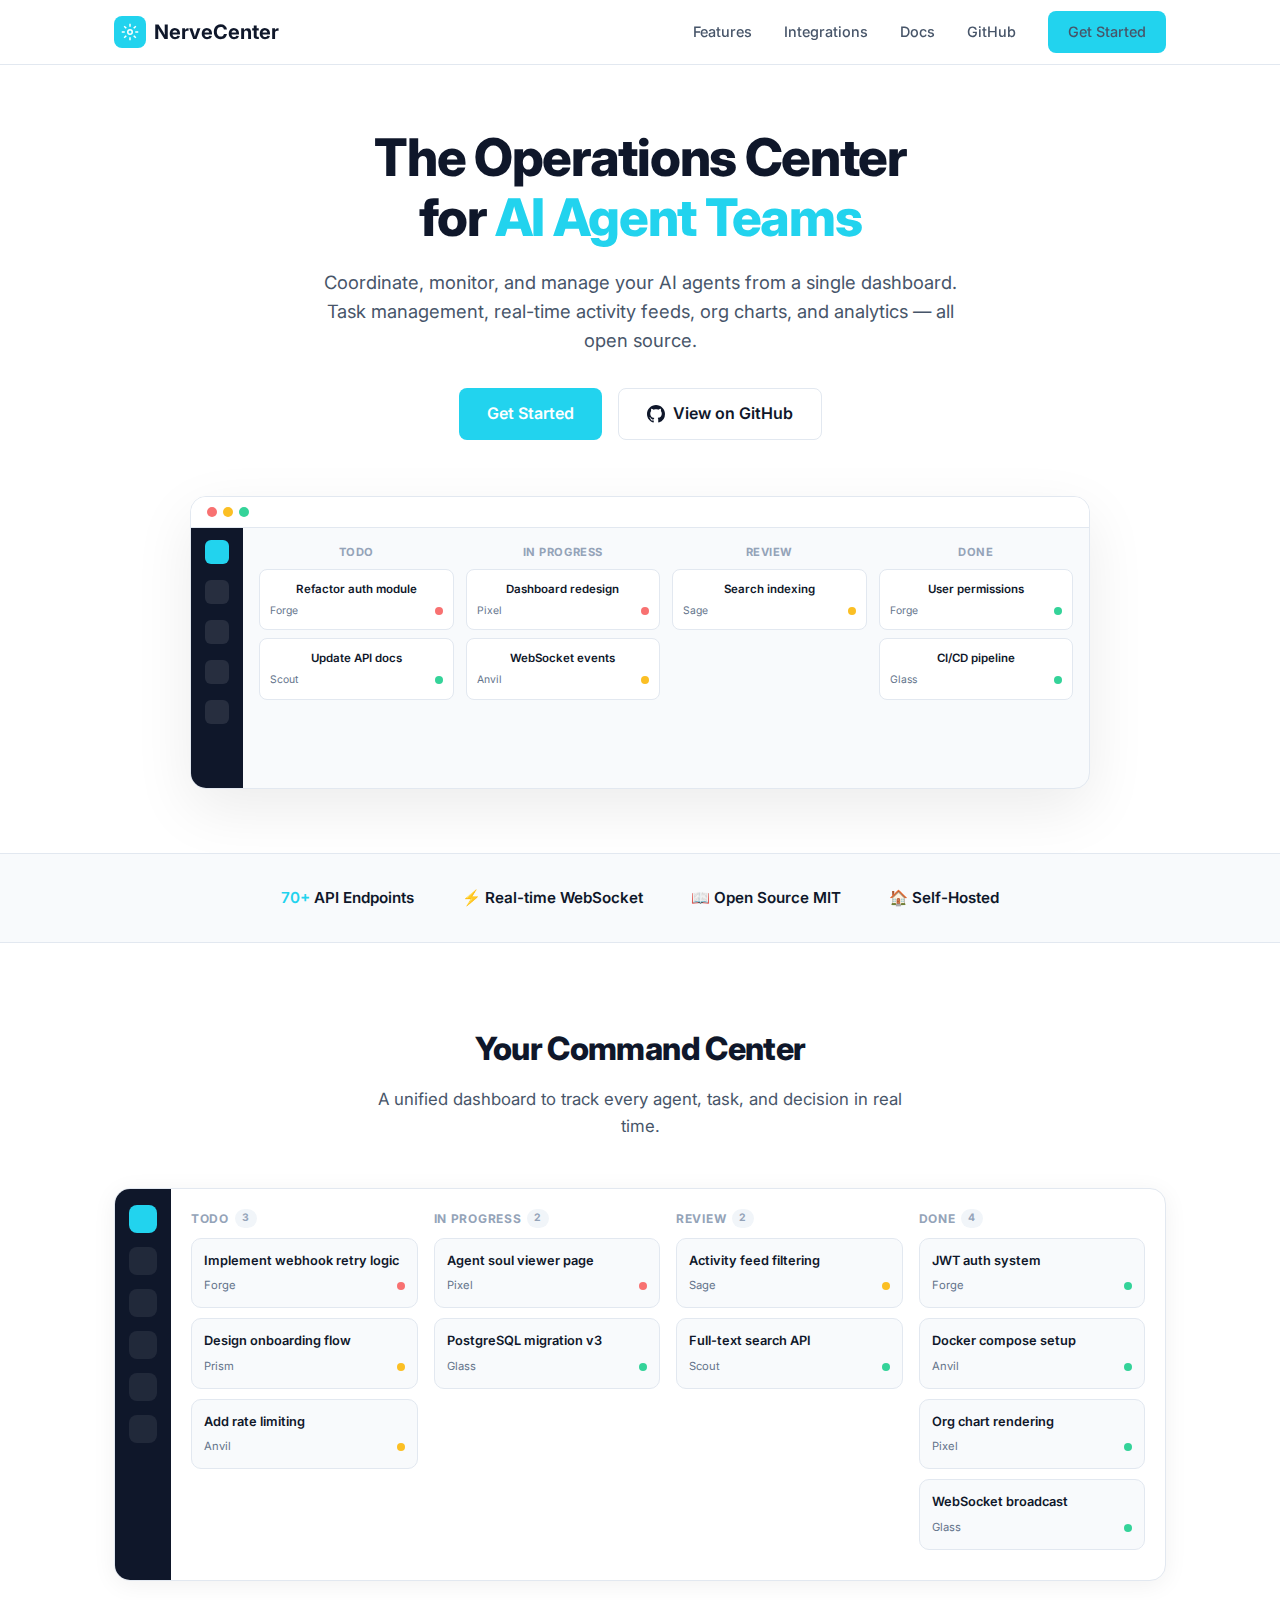
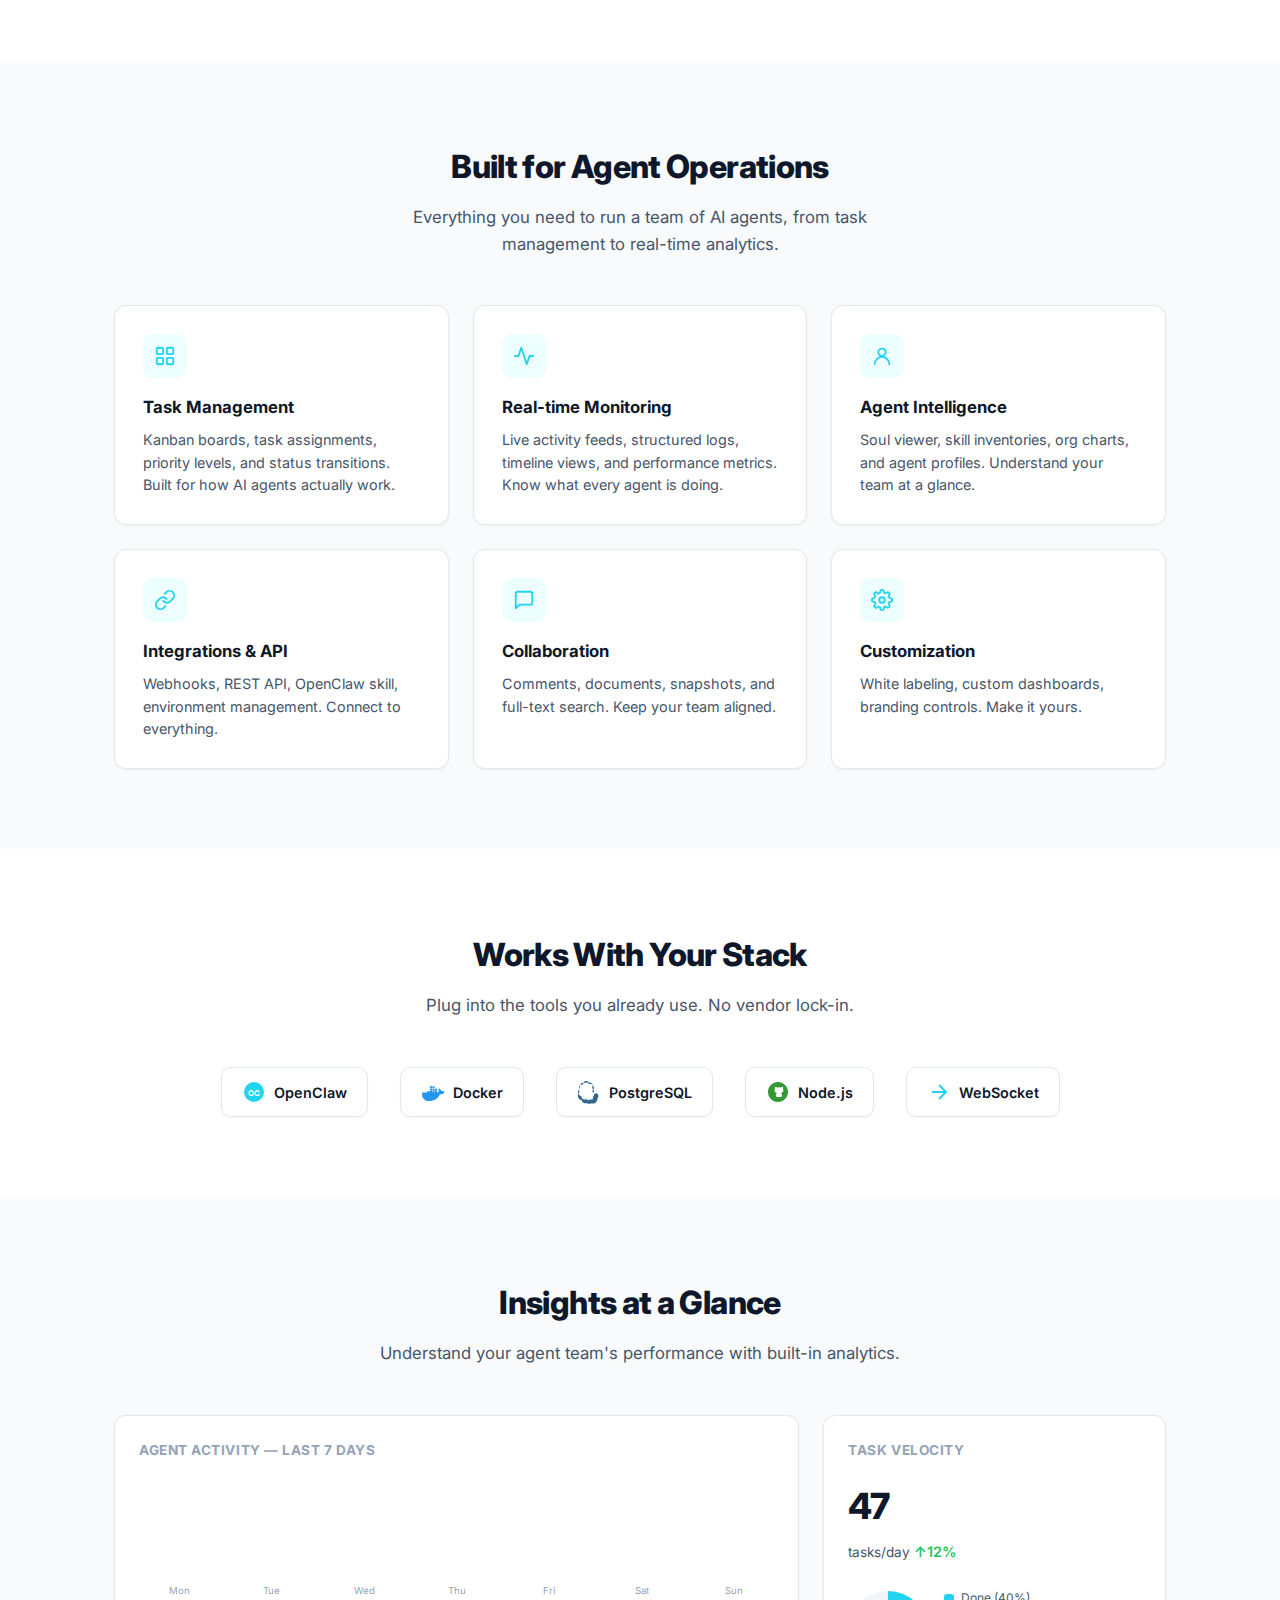
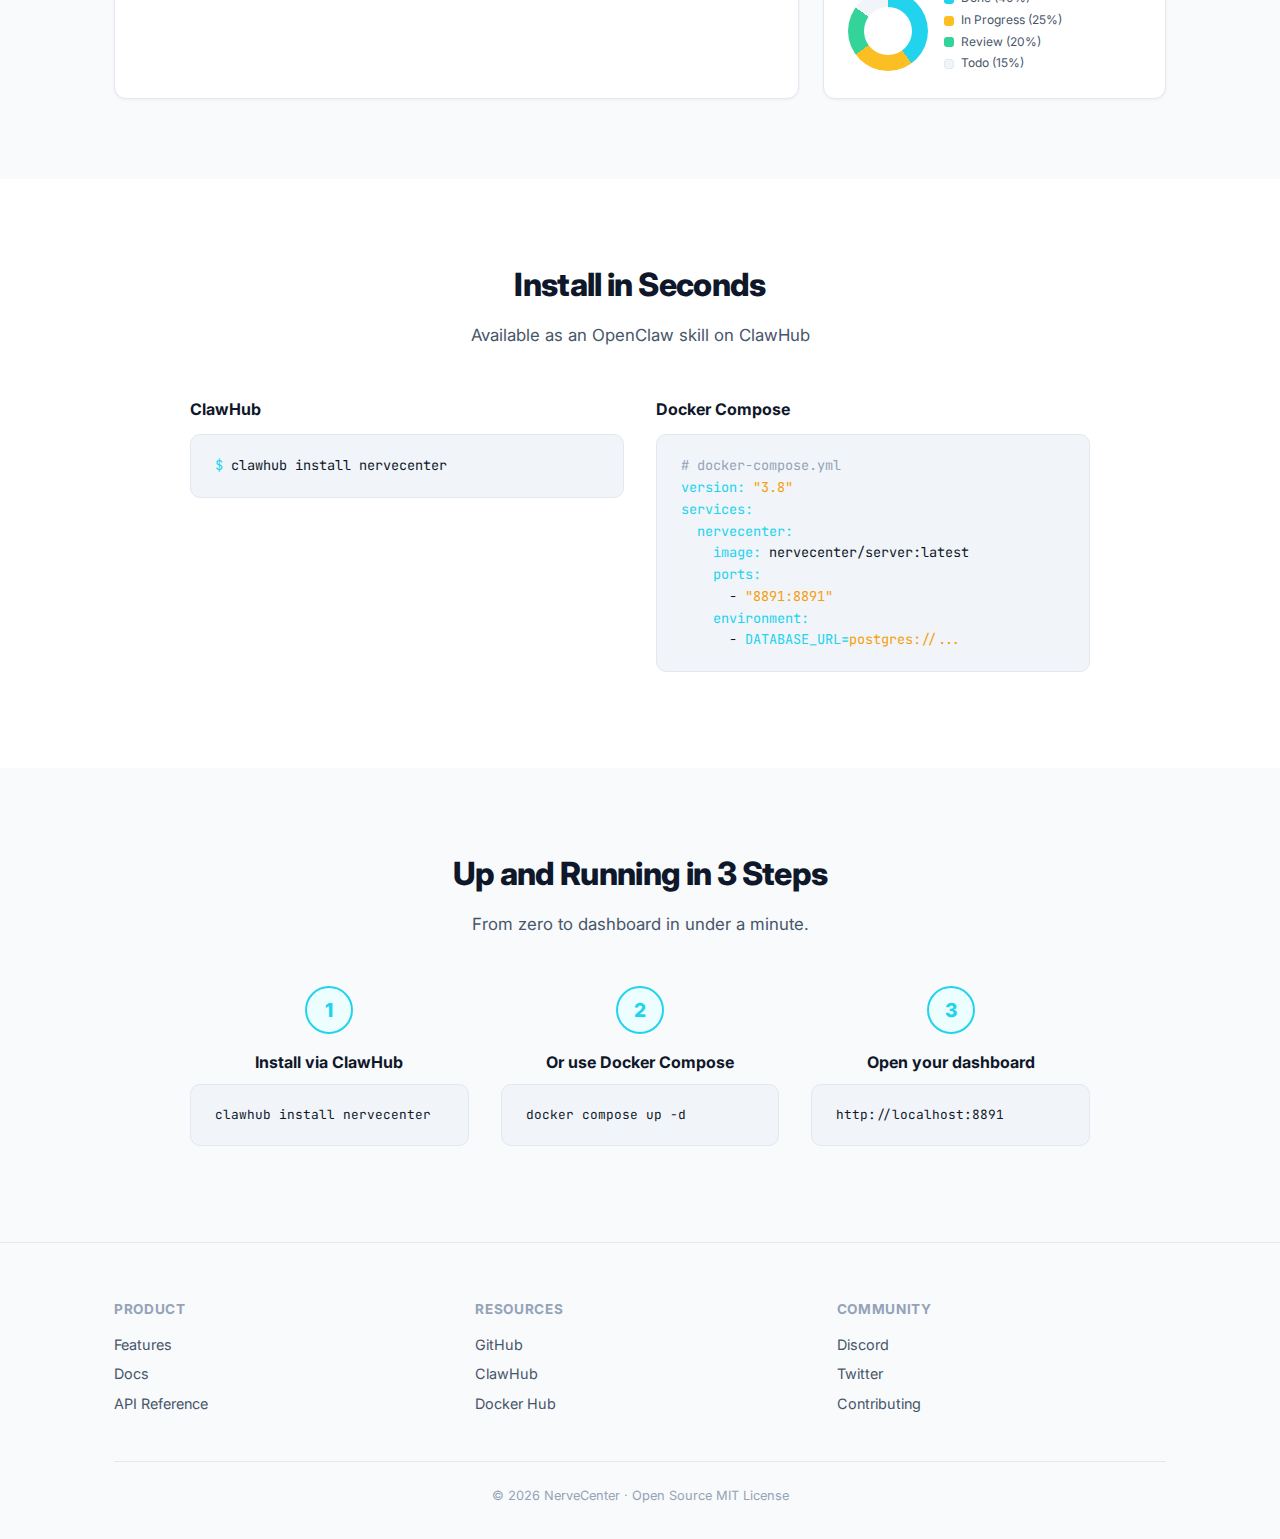
<file: site/index.html>
<!DOCTYPE html>
<html lang="en">
<head>
<meta charset="UTF-8">
<meta name="viewport" content="width=device-width, initial-scale=1.0">
<title>NerveCenter — The Operations Center for AI Agent Teams</title>
<link href="https://fonts.googleapis.com/css2?family=Inter:wght@400;500;600;700;800&family=JetBrains+Mono:wght@400;500&display=swap" rel="stylesheet">
<style>
*, *::before, *::after { margin: 0; padding: 0; box-sizing: border-box; }
html { scroll-behavior: smooth; }
body { font-family: 'Inter', -apple-system, sans-serif; color: #0f172a; background: #ffffff; line-height: 1.6; }
.container { max-width: 1100px; margin: 0 auto; padding: 0 1.5rem; }
code, .code { font-family: 'JetBrains Mono', monospace; }
.navbar { position: fixed; top: 0; left: 0; right: 0; z-index: 100; background: rgba(255,255,255,0.92); backdrop-filter: blur(12px); border-bottom: 1px solid #e2e8f0; }
.navbar .container { display: flex; align-items: center; height: 64px; justify-content: space-between; }
.nav-brand { display: flex; align-items: center; gap: 0.5rem; font-weight: 700; font-size: 1.25rem; color: #0f172a; text-decoration: none; }
.nav-logo { width: 32px; height: 32px; background: #22d3ee; border-radius: 8px; display: flex; align-items: center; justify-content: center; }
.nav-logo svg { width: 18px; height: 18px; }
.nav-links { display: flex; align-items: center; gap: 2rem; list-style: none; }
.nav-links a { color: #475569; text-decoration: none; font-size: 0.9rem; font-weight: 500; transition: color 0.2s; }
.nav-links a:hover { color: #0f172a; }
.btn { display: inline-flex; align-items: center; gap: 0.5rem; padding: 0.6rem 1.25rem; border-radius: 8px; font-weight: 600; font-size: 0.9rem; text-decoration: none; transition: all 0.2s; cursor: pointer; border: none; }
.btn-primary { background: #22d3ee; color: #fff; }
.btn-primary:hover { background: #06b6d4; }
.btn-outline { border: 1.5px solid #e2e8f0; color: #0f172a; background: transparent; }
.btn-outline:hover { border-color: #22d3ee; color: #22d3ee; }
.mobile-toggle { display: none; background: none; border: none; cursor: pointer; }
.hero { padding: 8rem 0 4rem; text-align: center; background: #ffffff; }
.hero h1 { font-size: 3.25rem; font-weight: 800; line-height: 1.15; letter-spacing: -0.025em; margin-bottom: 1.25rem; }
.hero h1 span { color: #22d3ee; }
.hero p { font-size: 1.15rem; color: #475569; max-width: 640px; margin: 0 auto 2rem; }
.hero-buttons { display: flex; gap: 1rem; justify-content: center; margin-bottom: 3.5rem; }
.hero-buttons .btn { padding: 0.75rem 1.75rem; font-size: 1rem; }
.hero-mockup { background: #f8fafc; border: 1px solid #e2e8f0; border-radius: 16px; box-shadow: 0 20px 60px rgba(0,0,0,0.08); max-width: 900px; margin: 0 auto; overflow: hidden; }
.mockup-toolbar { display: flex; align-items: center; gap: 6px; padding: 10px 16px; background: #fff; border-bottom: 1px solid #e2e8f0; }
.mockup-dot { width: 10px; height: 10px; border-radius: 50%; }
.mockup-dot.r { background: #f87171; } .mockup-dot.y { background: #fbbf24; } .mockup-dot.g { background: #34d399; }
.mockup-body { display: flex; min-height: 260px; }
.mockup-sidebar { width: 52px; background: #0f172a; display: flex; flex-direction: column; align-items: center; padding: 12px 0; gap: 16px; }
.mockup-sidebar .icon { width: 24px; height: 24px; border-radius: 6px; background: rgba(255,255,255,0.1); }
.mockup-sidebar .icon.active { background: #22d3ee; }
.mockup-main { flex: 1; padding: 16px; display: flex; gap: 12px; overflow-x: auto; }
.mockup-col { flex: 1; min-width: 140px; }
.mockup-col-title { font-size: 0.7rem; font-weight: 700; text-transform: uppercase; letter-spacing: 0.05em; color: #94a3b8; margin-bottom: 8px; padding: 0 4px; }
.mockup-card { background: #fff; border: 1px solid #e2e8f0; border-radius: 8px; padding: 10px; margin-bottom: 8px; font-size: 0.72rem; }
.mockup-card .title { font-weight: 600; color: #0f172a; margin-bottom: 4px; }
.mockup-card .meta { display: flex; align-items: center; justify-content: space-between; }
.mockup-card .agent { color: #64748b; font-size: 0.65rem; }
.priority-dot { width: 8px; height: 8px; border-radius: 50%; display: inline-block; }
.priority-dot.high { background: #f87171; } .priority-dot.med { background: #fbbf24; } .priority-dot.low { background: #34d399; }
.stats-bar { background: #f8fafc; border-top: 1px solid #e2e8f0; border-bottom: 1px solid #e2e8f0; padding: 2rem 0; }
.stats-bar .container { display: flex; justify-content: center; gap: 3rem; flex-wrap: wrap; }
.stat-item { text-align: center; font-weight: 600; font-size: 0.95rem; color: #0f172a; }
.stat-item span { color: #22d3ee; }
.section { padding: 5rem 0; }
.section.alt { background: #f8fafc; }
.section-title { font-size: 2rem; font-weight: 800; text-align: center; margin-bottom: 0.75rem; letter-spacing: -0.02em; }
.section-sub { text-align: center; color: #475569; max-width: 560px; margin: 0 auto 3rem; font-size: 1.05rem; }
.dash-preview { background: #fff; border: 1px solid #e2e8f0; border-radius: 16px; box-shadow: 0 4px 24px rgba(0,0,0,0.06); overflow: hidden; }
.dash-body { display: flex; min-height: 340px; }
.dash-side { width: 56px; background: #0f172a; display: flex; flex-direction: column; align-items: center; padding: 16px 0; gap: 14px; flex-shrink: 0; }
.dash-side .si { width: 28px; height: 28px; border-radius: 8px; background: rgba(255,255,255,0.08); }
.dash-side .si.act { background: #22d3ee; }
.dash-board { flex: 1; padding: 20px; display: flex; gap: 16px; overflow-x: auto; }
.dash-col { flex: 1; min-width: 160px; }
.dash-col-head { font-size: 0.75rem; font-weight: 700; text-transform: uppercase; letter-spacing: 0.06em; color: #94a3b8; margin-bottom: 10px; display: flex; align-items: center; gap: 6px; }
.dash-col-head .cnt { background: #f1f5f9; padding: 1px 7px; border-radius: 10px; font-size: 0.65rem; }
.dash-card { background: #f8fafc; border: 1px solid #e2e8f0; border-radius: 10px; padding: 12px; margin-bottom: 10px; }
.dash-card .t { font-weight: 600; font-size: 0.8rem; margin-bottom: 6px; }
.dash-card .m { display: flex; justify-content: space-between; align-items: center; font-size: 0.7rem; color: #64748b; }
.feature-grid { display: grid; grid-template-columns: repeat(3, 1fr); gap: 1.5rem; }
.feature-card { background: #fff; border: 1px solid #e2e8f0; border-radius: 12px; padding: 1.75rem; box-shadow: 0 1px 3px rgba(0,0,0,0.05); transition: all 0.2s; }
.feature-card:hover { border-color: #22d3ee; box-shadow: 0 4px 16px rgba(34,211,238,0.1); transform: translateY(-2px); }
.feature-icon { width: 44px; height: 44px; background: #ecfeff; border-radius: 10px; display: flex; align-items: center; justify-content: center; margin-bottom: 1rem; }
.feature-icon svg { width: 22px; height: 22px; color: #22d3ee; stroke: #22d3ee; fill: none; }
.feature-card h3 { font-size: 1.05rem; font-weight: 700; margin-bottom: 0.5rem; }
.feature-card p { color: #475569; font-size: 0.9rem; line-height: 1.55; }
.integration-logos { display: flex; justify-content: center; gap: 2rem; flex-wrap: wrap; align-items: center; }
.int-badge { display: flex; align-items: center; gap: 0.5rem; padding: 0.75rem 1.25rem; background: #fff; border: 1px solid #e2e8f0; border-radius: 10px; font-weight: 600; font-size: 0.9rem; box-shadow: 0 1px 3px rgba(0,0,0,0.04); }
.int-badge svg { width: 24px; height: 24px; }
.analytics-grid { display: grid; grid-template-columns: 2fr 1fr; gap: 1.5rem; }
.analytics-card { background: #fff; border: 1px solid #e2e8f0; border-radius: 12px; padding: 1.5rem; box-shadow: 0 1px 3px rgba(0,0,0,0.05); }
.analytics-card h4 { font-size: 0.85rem; font-weight: 700; text-transform: uppercase; letter-spacing: 0.04em; color: #94a3b8; margin-bottom: 1rem; }
.bar-chart { display: flex; align-items: flex-end; gap: 12px; height: 120px; }
.bar-wrap { flex: 1; display: flex; flex-direction: column; align-items: center; gap: 6px; }
.bar { width: 100%; border-radius: 4px 4px 0 0; background: #22d3ee; }
.bar-label { font-size: 0.6rem; color: #94a3b8; }
.metric-big { font-size: 2.25rem; font-weight: 800; color: #0f172a; }
.metric-up { color: #22c55e; font-weight: 600; font-size: 0.9rem; }
.metric-label { color: #475569; font-size: 0.85rem; margin-top: 0.25rem; }
.donut-wrap { display: flex; align-items: center; gap: 1rem; margin-top: 1.5rem; }
.donut { width: 80px; height: 80px; border-radius: 50%; background: conic-gradient(#22d3ee 0% 40%, #fbbf24 40% 65%, #34d399 65% 85%, #f1f5f9 85% 100%); position: relative; flex-shrink: 0; }
.donut::after { content: ''; position: absolute; inset: 16px; background: #fff; border-radius: 50%; }
.donut-legend { font-size: 0.75rem; line-height: 1.8; color: #475569; }
.donut-legend span { display: inline-block; width: 10px; height: 10px; border-radius: 3px; margin-right: 4px; vertical-align: middle; }
.code-block { background: #f1f5f9; border: 1px solid #e2e8f0; border-radius: 10px; padding: 1.25rem 1.5rem; font-family: 'JetBrains Mono', monospace; font-size: 0.85rem; color: #0f172a; overflow-x: auto; margin-bottom: 1rem; white-space: pre; }
.code-block .kw { color: #22d3ee; }
.code-block .str { color: #f59e0b; }
.code-block .cm { color: #94a3b8; }
.install-grid { display: grid; grid-template-columns: 1fr 1fr; gap: 2rem; max-width: 900px; margin: 0 auto; }
.steps { display: flex; gap: 2rem; max-width: 900px; margin: 0 auto; }
.step { flex: 1; text-align: center; }
.step-num { width: 48px; height: 48px; background: #ecfeff; border: 2px solid #22d3ee; border-radius: 50%; display: flex; align-items: center; justify-content: center; font-weight: 800; font-size: 1.2rem; color: #22d3ee; margin: 0 auto 1rem; }
.step h3 { font-size: 1rem; font-weight: 700; margin-bottom: 0.5rem; }
.step .code-block { font-size: 0.8rem; text-align: left; }
.footer { background: #f8fafc; border-top: 1px solid #e2e8f0; padding: 3.5rem 0 2rem; }
.footer-grid { display: grid; grid-template-columns: repeat(3, 1fr); gap: 2rem; margin-bottom: 2.5rem; }
.footer-col h4 { font-size: 0.85rem; font-weight: 700; text-transform: uppercase; letter-spacing: 0.05em; color: #94a3b8; margin-bottom: 0.75rem; }
.footer-col a { display: block; color: #475569; text-decoration: none; font-size: 0.9rem; margin-bottom: 0.4rem; transition: color 0.2s; }
.footer-col a:hover { color: #22d3ee; }
.footer-bottom { text-align: center; color: #94a3b8; font-size: 0.8rem; padding-top: 1.5rem; border-top: 1px solid #e2e8f0; }
@media (max-width: 768px) {
  .nav-links { display: none; }
  .mobile-toggle { display: block; }
  .hero h1 { font-size: 2rem; }
  .hero-buttons { flex-direction: column; align-items: center; }
  .mockup-body, .dash-body { flex-direction: column; }
  .mockup-sidebar, .dash-side { flex-direction: row; width: 100%; padding: 8px 12px; }
  .mockup-main, .dash-board { flex-direction: column; }
  .feature-grid { grid-template-columns: 1fr; }
  .analytics-grid { grid-template-columns: 1fr; }
  .install-grid { grid-template-columns: 1fr; }
  .steps { flex-direction: column; }
  .footer-grid { grid-template-columns: 1fr; }
  .stats-bar .container { flex-direction: column; gap: 1rem; }
  .integration-logos { flex-direction: column; align-items: center; }
}
</style>
</head>
<body>
<nav class="navbar"><div class="container">
  <a href="#" class="nav-brand"><div class="nav-logo"><svg viewBox="0 0 24 24" fill="none" stroke="white" stroke-width="2"><circle cx="12" cy="12" r="3"/><path d="M12 1v4M12 19v4M4.22 4.22l2.83 2.83M16.95 16.95l2.83 2.83M1 12h4M19 12h4M4.22 19.78l2.83-2.83M16.95 7.05l2.83-2.83"/></svg></div>NerveCenter</a>
  <ul class="nav-links">
    <li><a href="#features">Features</a></li>
    <li><a href="#integrations">Integrations</a></li>
    <li><a href="#install">Docs</a></li>
    <li><a href="https://github.com" target="_blank">GitHub</a></li>
    <li><a href="#getting-started" class="btn btn-primary">Get Started</a></li>
  </ul>
  <button class="mobile-toggle" onclick="document.querySelector('.nav-links').style.display=document.querySelector('.nav-links').style.display==='flex'?'none':'flex'" aria-label="Menu"><svg width="24" height="24" viewBox="0 0 24 24" fill="none" stroke="#0f172a" stroke-width="2"><path d="M3 12h18M3 6h18M3 18h18"/></svg></button>
</div></nav>

<section class="hero"><div class="container">
  <h1>The Operations Center<br>for <span>AI Agent Teams</span></h1>
  <p>Coordinate, monitor, and manage your AI agents from a single dashboard. Task management, real-time activity feeds, org charts, and analytics — all open source.</p>
  <div class="hero-buttons">
    <a href="#getting-started" class="btn btn-primary">Get Started</a>
    <a href="https://github.com" target="_blank" class="btn btn-outline"><svg width="18" height="18" viewBox="0 0 24 24" fill="#0f172a"><path d="M12 0C5.37 0 0 5.37 0 12c0 5.31 3.435 9.795 8.205 11.385.6.105.825-.255.825-.57 0-.285-.015-1.23-.015-2.235-3.015.555-3.795-.735-4.035-1.41-.135-.345-.72-1.41-1.23-1.695-.42-.225-1.02-.78-.015-.795.945-.015 1.62.87 1.845 1.23 1.08 1.815 2.805 1.305 3.495.99.105-.78.42-1.305.765-1.605-2.67-.3-5.46-1.335-5.46-5.925 0-1.305.465-2.385 1.23-3.225-.12-.3-.54-1.53.12-3.18 0 0 1.005-.315 3.3 1.23.96-.27 1.98-.405 3-.405s2.04.135 3 .405c2.295-1.56 3.3-1.23 3.3-1.23.66 1.65.24 2.88.12 3.18.765.84 1.23 1.905 1.23 3.225 0 4.605-2.805 5.625-5.475 5.925.435.375.81 1.095.81 2.22 0 1.605-.015 2.895-.015 3.3 0 .315.225.69.825.57A12.02 12.02 0 0024 12c0-6.63-5.37-12-12-12z"/></svg>View on GitHub</a>
  </div>
  <div class="hero-mockup">
    <div class="mockup-toolbar"><div class="mockup-dot r"></div><div class="mockup-dot y"></div><div class="mockup-dot g"></div></div>
    <div class="mockup-body">
      <div class="mockup-sidebar"><div class="icon active"></div><div class="icon"></div><div class="icon"></div><div class="icon"></div><div class="icon"></div></div>
      <div class="mockup-main">
        <div class="mockup-col"><div class="mockup-col-title">Todo</div><div class="mockup-card"><div class="title">Refactor auth module</div><div class="meta"><span class="agent">Forge</span><span class="priority-dot high"></span></div></div><div class="mockup-card"><div class="title">Update API docs</div><div class="meta"><span class="agent">Scout</span><span class="priority-dot low"></span></div></div></div>
        <div class="mockup-col"><div class="mockup-col-title">In Progress</div><div class="mockup-card"><div class="title">Dashboard redesign</div><div class="meta"><span class="agent">Pixel</span><span class="priority-dot high"></span></div></div><div class="mockup-card"><div class="title">WebSocket events</div><div class="meta"><span class="agent">Anvil</span><span class="priority-dot med"></span></div></div></div>
        <div class="mockup-col"><div class="mockup-col-title">Review</div><div class="mockup-card"><div class="title">Search indexing</div><div class="meta"><span class="agent">Sage</span><span class="priority-dot med"></span></div></div></div>
        <div class="mockup-col"><div class="mockup-col-title">Done</div><div class="mockup-card"><div class="title">User permissions</div><div class="meta"><span class="agent">Forge</span><span class="priority-dot low"></span></div></div><div class="mockup-card"><div class="title">CI/CD pipeline</div><div class="meta"><span class="agent">Glass</span><span class="priority-dot low"></span></div></div></div>
      </div>
    </div>
  </div>
</div></section>

<div class="stats-bar"><div class="container">
  <div class="stat-item"><span>70+</span> API Endpoints</div>
  <div class="stat-item"><span>⚡</span> Real-time WebSocket</div>
  <div class="stat-item"><span>📖</span> Open Source MIT</div>
  <div class="stat-item"><span>🏠</span> Self-Hosted</div>
</div></div>

<section class="section" id="dashboard"><div class="container">
  <h2 class="section-title">Your Command Center</h2>
  <p class="section-sub">A unified dashboard to track every agent, task, and decision in real time.</p>
  <div class="dash-preview"><div class="dash-body">
    <div class="dash-side"><div class="si act"></div><div class="si"></div><div class="si"></div><div class="si"></div><div class="si"></div><div class="si"></div></div>
    <div class="dash-board">
      <div class="dash-col"><div class="dash-col-head">Todo <span class="cnt">3</span></div><div class="dash-card"><div class="t">Implement webhook retry logic</div><div class="m"><span>Forge</span><span class="priority-dot high"></span></div></div><div class="dash-card"><div class="t">Design onboarding flow</div><div class="m"><span>Prism</span><span class="priority-dot med"></span></div></div><div class="dash-card"><div class="t">Add rate limiting</div><div class="m"><span>Anvil</span><span class="priority-dot med"></span></div></div></div>
      <div class="dash-col"><div class="dash-col-head">In Progress <span class="cnt">2</span></div><div class="dash-card"><div class="t">Agent soul viewer page</div><div class="m"><span>Pixel</span><span class="priority-dot high"></span></div></div><div class="dash-card"><div class="t">PostgreSQL migration v3</div><div class="m"><span>Glass</span><span class="priority-dot low"></span></div></div></div>
      <div class="dash-col"><div class="dash-col-head">Review <span class="cnt">2</span></div><div class="dash-card"><div class="t">Activity feed filtering</div><div class="m"><span>Sage</span><span class="priority-dot med"></span></div></div><div class="dash-card"><div class="t">Full-text search API</div><div class="m"><span>Scout</span><span class="priority-dot low"></span></div></div></div>
      <div class="dash-col"><div class="dash-col-head">Done <span class="cnt">4</span></div><div class="dash-card"><div class="t">JWT auth system</div><div class="m"><span>Forge</span><span class="priority-dot low"></span></div></div><div class="dash-card"><div class="t">Docker compose setup</div><div class="m"><span>Anvil</span><span class="priority-dot low"></span></div></div><div class="dash-card"><div class="t">Org chart rendering</div><div class="m"><span>Pixel</span><span class="priority-dot low"></span></div></div><div class="dash-card"><div class="t">WebSocket broadcast</div><div class="m"><span>Glass</span><span class="priority-dot low"></span></div></div></div>
    </div>
  </div></div>
</div></section>

<section class="section alt" id="features"><div class="container">
  <h2 class="section-title">Built for Agent Operations</h2>
  <p class="section-sub">Everything you need to run a team of AI agents, from task management to real-time analytics.</p>
  <div class="feature-grid">
    <div class="feature-card"><div class="feature-icon"><svg viewBox="0 0 24 24" stroke-width="2" stroke-linecap="round" stroke-linejoin="round"><rect x="3" y="3" width="7" height="7" rx="1"/><rect x="14" y="3" width="7" height="7" rx="1"/><rect x="3" y="14" width="7" height="7" rx="1"/><rect x="14" y="14" width="7" height="7" rx="1"/></svg></div><h3>Task Management</h3><p>Kanban boards, task assignments, priority levels, and status transitions. Built for how AI agents actually work.</p></div>
    <div class="feature-card"><div class="feature-icon"><svg viewBox="0 0 24 24" stroke-width="2" stroke-linecap="round" stroke-linejoin="round"><polyline points="22 12 18 12 15 21 9 3 6 12 2 12"/></svg></div><h3>Real-time Monitoring</h3><p>Live activity feeds, structured logs, timeline views, and performance metrics. Know what every agent is doing.</p></div>
    <div class="feature-card"><div class="feature-icon"><svg viewBox="0 0 24 24" stroke-width="2" stroke-linecap="round" stroke-linejoin="round"><circle cx="12" cy="8" r="4"/><path d="M20 21a8 8 0 10-16 0"/></svg></div><h3>Agent Intelligence</h3><p>Soul viewer, skill inventories, org charts, and agent profiles. Understand your team at a glance.</p></div>
    <div class="feature-card"><div class="feature-icon"><svg viewBox="0 0 24 24" stroke-width="2" stroke-linecap="round" stroke-linejoin="round"><path d="M10 13a5 5 0 007.54.54l3-3a5 5 0 00-7.07-7.07l-1.72 1.71"/><path d="M14 11a5 5 0 00-7.54-.54l-3 3a5 5 0 007.07 7.07l1.71-1.71"/></svg></div><h3>Integrations &amp; API</h3><p>Webhooks, REST API, OpenClaw skill, environment management. Connect to everything.</p></div>
    <div class="feature-card"><div class="feature-icon"><svg viewBox="0 0 24 24" stroke-width="2" stroke-linecap="round" stroke-linejoin="round"><path d="M21 15a2 2 0 01-2 2H7l-4 4V5a2 2 0 012-2h14a2 2 0 012 2z"/></svg></div><h3>Collaboration</h3><p>Comments, documents, snapshots, and full-text search. Keep your team aligned.</p></div>
    <div class="feature-card"><div class="feature-icon"><svg viewBox="0 0 24 24" stroke-width="2" stroke-linecap="round" stroke-linejoin="round"><circle cx="12" cy="12" r="3"/><path d="M19.4 15a1.65 1.65 0 00.33 1.82l.06.06a2 2 0 010 2.83 2 2 0 01-2.83 0l-.06-.06a1.65 1.65 0 00-1.82-.33 1.65 1.65 0 00-1 1.51V21a2 2 0 01-4 0v-.09A1.65 1.65 0 009 19.4a1.65 1.65 0 00-1.82.33l-.06.06a2 2 0 01-2.83-2.83l.06-.06A1.65 1.65 0 004.68 15a1.65 1.65 0 00-1.51-1H3a2 2 0 010-4h.09A1.65 1.65 0 004.6 9a1.65 1.65 0 00-.33-1.82l-.06-.06a2 2 0 012.83-2.83l.06.06A1.65 1.65 0 009 4.68a1.65 1.65 0 001-1.51V3a2 2 0 014 0v.09a1.65 1.65 0 001 1.51 1.65 1.65 0 001.82-.33l.06-.06a2 2 0 012.83 2.83l-.06.06A1.65 1.65 0 0019.4 9a1.65 1.65 0 001.51 1H21a2 2 0 010 4h-.09a1.65 1.65 0 00-1.51 1z"/></svg></div><h3>Customization</h3><p>White labeling, custom dashboards, branding controls. Make it yours.</p></div>
  </div>
</div></section>

<section class="section" id="integrations"><div class="container">
  <h2 class="section-title">Works With Your Stack</h2>
  <p class="section-sub">Plug into the tools you already use. No vendor lock-in.</p>
  <div class="integration-logos">
    <div class="int-badge"><svg viewBox="0 0 24 24" width="24" height="24"><circle cx="12" cy="12" r="10" fill="#22d3ee"/><text x="12" y="16" text-anchor="middle" fill="white" font-size="8" font-weight="bold" font-family="Inter,sans-serif">OC</text></svg> OpenClaw</div>
    <div class="int-badge"><svg viewBox="0 0 24 24" width="24" height="24" fill="#2496ed"><path d="M13.98 11.08h2.12v1.94h-2.12zm-2.54 0h2.12v1.94h-2.12zm-2.54 0h2.12v1.94H8.9zm-2.54 0h2.12v1.94H6.36zm2.54-2.37h2.12v1.94H8.9zm2.54 0h2.12v1.94h-2.12zm2.54 0h2.12v1.94h-2.12zM8.9 6.34h2.12v1.94H8.9zm2.54 0h2.12v1.94h-2.12z"/><path d="M22.8 11.47c-.52-.4-1.7-.55-2.61-.35-.12-.9-.62-1.68-1.21-2.32l-.42-.4-.4.42c-.8.85-1.01 2.26-.16 3.2-.37.2-1.1.48-2.05.46H1.16l-.05.52c-.12 1.78.2 4.1 1.47 5.73 1.22 1.56 3.06 2.35 5.48 2.35 5.22 0 9.08-2.4 10.88-6.76 1.43.07 2.86-.04 3.9-1.24.1-.13.29-.42.42-.78l.14-.42-.6-.41z"/></svg> Docker</div>
    <div class="int-badge"><svg viewBox="0 0 24 24" width="24" height="24" fill="#336791"><path d="M17.13 14.12c-.14-.06-.28-.1-.42-.14.08-.24.14-.5.18-.76.22-1.54-.18-2.64-.58-3.36.56-.9.72-1.98.44-3.04-.38-1.42-1.6-2.46-3.08-2.76-.5-.1-1-.1-1.5-.02-.4-.54-.94-.96-1.58-1.2a4.32 4.32 0 00-3.6.28c-.54.32-1 .76-1.34 1.28-.72-.04-1.42.16-2.02.56-.84.56-1.38 1.44-1.54 2.44-.1.64-.04 1.28.14 1.88-.74.76-1.18 1.78-1.18 2.84 0 .56.12 1.12.36 1.64-.34.62-.52 1.32-.52 2.04 0 1.62.88 3.08 2.28 3.84.5.28 1.04.44 1.6.5.1.64.36 1.24.76 1.74.72.92 1.82 1.38 2.96 1.38.44 0 .88-.08 1.3-.24.78.56 1.7.84 2.64.84.72 0 1.44-.16 2.1-.5.82.26 1.7.28 2.54.04 1.42-.4 2.54-1.48 3.02-2.86.2-.58.28-1.18.22-1.78.72-.68 1.14-1.64 1.14-2.64 0-.92-.36-1.8-1-2.44-.2-.2-.44-.38-.7-.52zm-1.46 5.4c-.54.16-1.12.12-1.64-.1l-.5-.22-.46.3c-.54.36-1.16.54-1.8.54-.72 0-1.42-.24-2-.68l-.44-.34-.5.18c-.34.12-.7.18-1.06.18-.82 0-1.58-.34-2.12-1-.32-.4-.5-.88-.52-1.38l-.02-.54-.5-.16c-.46-.14-.88-.38-1.24-.7-.62-.56-.98-1.36-.98-2.2 0-.56.16-1.1.46-1.58l.28-.44-.22-.46c-.2-.42-.3-.86-.3-1.32 0-.8.34-1.56.94-2.1l.34-.3-.12-.44c-.16-.5-.18-1.02-.08-1.52.12-.72.5-1.34 1.08-1.72.42-.28.92-.42 1.42-.4l.54.02.24-.48c.26-.52.64-.94 1.12-1.22.86-.5 1.92-.54 2.82-.1.46.22.84.56 1.12.98l.26.4.46-.1c.42-.08.84-.06 1.24.04 1.06.22 1.92.96 2.2 1.98.2.76.06 1.56-.38 2.22l-.28.42.3.4c.36.5.56 1.38.38 2.62-.06.38-.16.74-.3 1.08l-.18.42.38.22c.28.16.52.36.72.6.46.52.72 1.2.72 1.92 0 .76-.32 1.48-.88 2.02l-.34.32.1.46c.06.46 0 .92-.16 1.36-.34 1-.1.78-2.16 2.08z"/></svg> PostgreSQL</div>
    <div class="int-badge"><svg viewBox="0 0 24 24" width="24" height="24" fill="#339933"><path d="M12 2C6.48 2 2 6.48 2 12s4.48 10 10 10 10-4.48 10-10S17.52 2 12 2zm-.53 14.97l-.03.03c-.67.02-1.15-.49-1.15-.49-.39-.42-.44-1.74-.44-1.74s-.06-.47.27-.76c.28-.25.55-.2.55-.2l.09-.97s-1.04-.05-1.66-.89c-.63-.84-.55-2.06-.55-2.06s-.1-.94.41-1.41c0 0-.36-1.1.07-1.82 0 0 .63-.2 2.07.77a7.14 7.14 0 013.7 0c1.44-.97 2.07-.77 2.07-.77.43.72.07 1.82.07 1.82.51.47.41 1.41.41 1.41s.08 1.22-.55 2.06c-.62.84-1.66.89-1.66.89l.09.97s.27-.05.55.2c.33.29.27.76.27.76s-.05 1.32-.44 1.74c0 0-.48.51-1.15.49z"/></svg> Node.js</div>
    <div class="int-badge"><svg viewBox="0 0 24 24" width="24" height="24" fill="none" stroke="#22d3ee" stroke-width="2"><path d="M5 12h14M12 5l7 7-7 7"/></svg> WebSocket</div>
  </div>
</div></section>

<section class="section alt" id="analytics"><div class="container">
  <h2 class="section-title">Insights at a Glance</h2>
  <p class="section-sub">Understand your agent team's performance with built-in analytics.</p>
  <div class="analytics-grid">
    <div class="analytics-card">
      <h4>Agent Activity — Last 7 Days</h4>
      <div class="bar-chart">
        <div class="bar-wrap"><div class="bar" style="height:45%"></div><div class="bar-label">Mon</div></div>
        <div class="bar-wrap"><div class="bar" style="height:72%"></div><div class="bar-label">Tue</div></div>
        <div class="bar-wrap"><div class="bar" style="height:58%"></div><div class="bar-label">Wed</div></div>
        <div class="bar-wrap"><div class="bar" style="height:90%"></div><div class="bar-label">Thu</div></div>
        <div class="bar-wrap"><div class="bar" style="height:65%"></div><div class="bar-label">Fri</div></div>
        <div class="bar-wrap"><div class="bar" style="height:40%"></div><div class="bar-label">Sat</div></div>
        <div class="bar-wrap"><div class="bar" style="height:30%"></div><div class="bar-label">Sun</div></div>
      </div>
    </div>
    <div class="analytics-card">
      <h4>Task Velocity</h4>
      <div class="metric-big">47</div>
      <div class="metric-label">tasks/day <span class="metric-up">↑12%</span></div>
      <div class="donut-wrap">
        <div class="donut"></div>
        <div class="donut-legend">
          <span style="background:#22d3ee"></span> Done (40%)<br>
          <span style="background:#fbbf24"></span> In Progress (25%)<br>
          <span style="background:#34d399"></span> Review (20%)<br>
          <span style="background:#f1f5f9;border:1px solid #e2e8f0"></span> Todo (15%)
        </div>
      </div>
    </div>
  </div>
</div></section>

<section class="section" id="install"><div class="container">
  <h2 class="section-title">Install in Seconds</h2>
  <p class="section-sub">Available as an OpenClaw skill on ClawHub</p>
  <div class="install-grid">
    <div>
      <h3 style="font-size:1rem;margin-bottom:0.75rem">ClawHub</h3>
      <div class="code-block"><span class="kw">$</span> clawhub install nervecenter</div>
    </div>
    <div>
      <h3 style="font-size:1rem;margin-bottom:0.75rem">Docker Compose</h3>
      <div class="code-block"><span class="cm"># docker-compose.yml</span>
<span class="kw">version:</span> <span class="str">"3.8"</span>
<span class="kw">services:</span>
  <span class="kw">nervecenter:</span>
    <span class="kw">image:</span> nervecenter/server:latest
    <span class="kw">ports:</span>
      - <span class="str">"8891:8891"</span>
    <span class="kw">environment:</span>
      - <span class="kw">DATABASE_URL=</span><span class="str">postgres://...</span></div>
    </div>
  </div>
</div></section>

<section class="section alt" id="getting-started"><div class="container">
  <h2 class="section-title">Up and Running in 3 Steps</h2>
  <p class="section-sub">From zero to dashboard in under a minute.</p>
  <div class="steps">
    <div class="step"><div class="step-num">1</div><h3>Install via ClawHub</h3><div class="code-block">clawhub install nervecenter</div></div>
    <div class="step"><div class="step-num">2</div><h3>Or use Docker Compose</h3><div class="code-block">docker compose up -d</div></div>
    <div class="step"><div class="step-num">3</div><h3>Open your dashboard</h3><div class="code-block">http://localhost:8891</div></div>
  </div>
</div></section>

<footer class="footer"><div class="container">
  <div class="footer-grid">
    <div class="footer-col"><h4>Product</h4><a href="#features">Features</a><a href="#install">Docs</a><a href="#">API Reference</a></div>
    <div class="footer-col"><h4>Resources</h4><a href="https://github.com" target="_blank">GitHub</a><a href="#">ClawHub</a><a href="#">Docker Hub</a></div>
    <div class="footer-col"><h4>Community</h4><a href="#">Discord</a><a href="#">Twitter</a><a href="#">Contributing</a></div>
  </div>
  <div class="footer-bottom">© 2026 NerveCenter · Open Source MIT License</div>
</div></footer>
</body>
</html>
</file>
